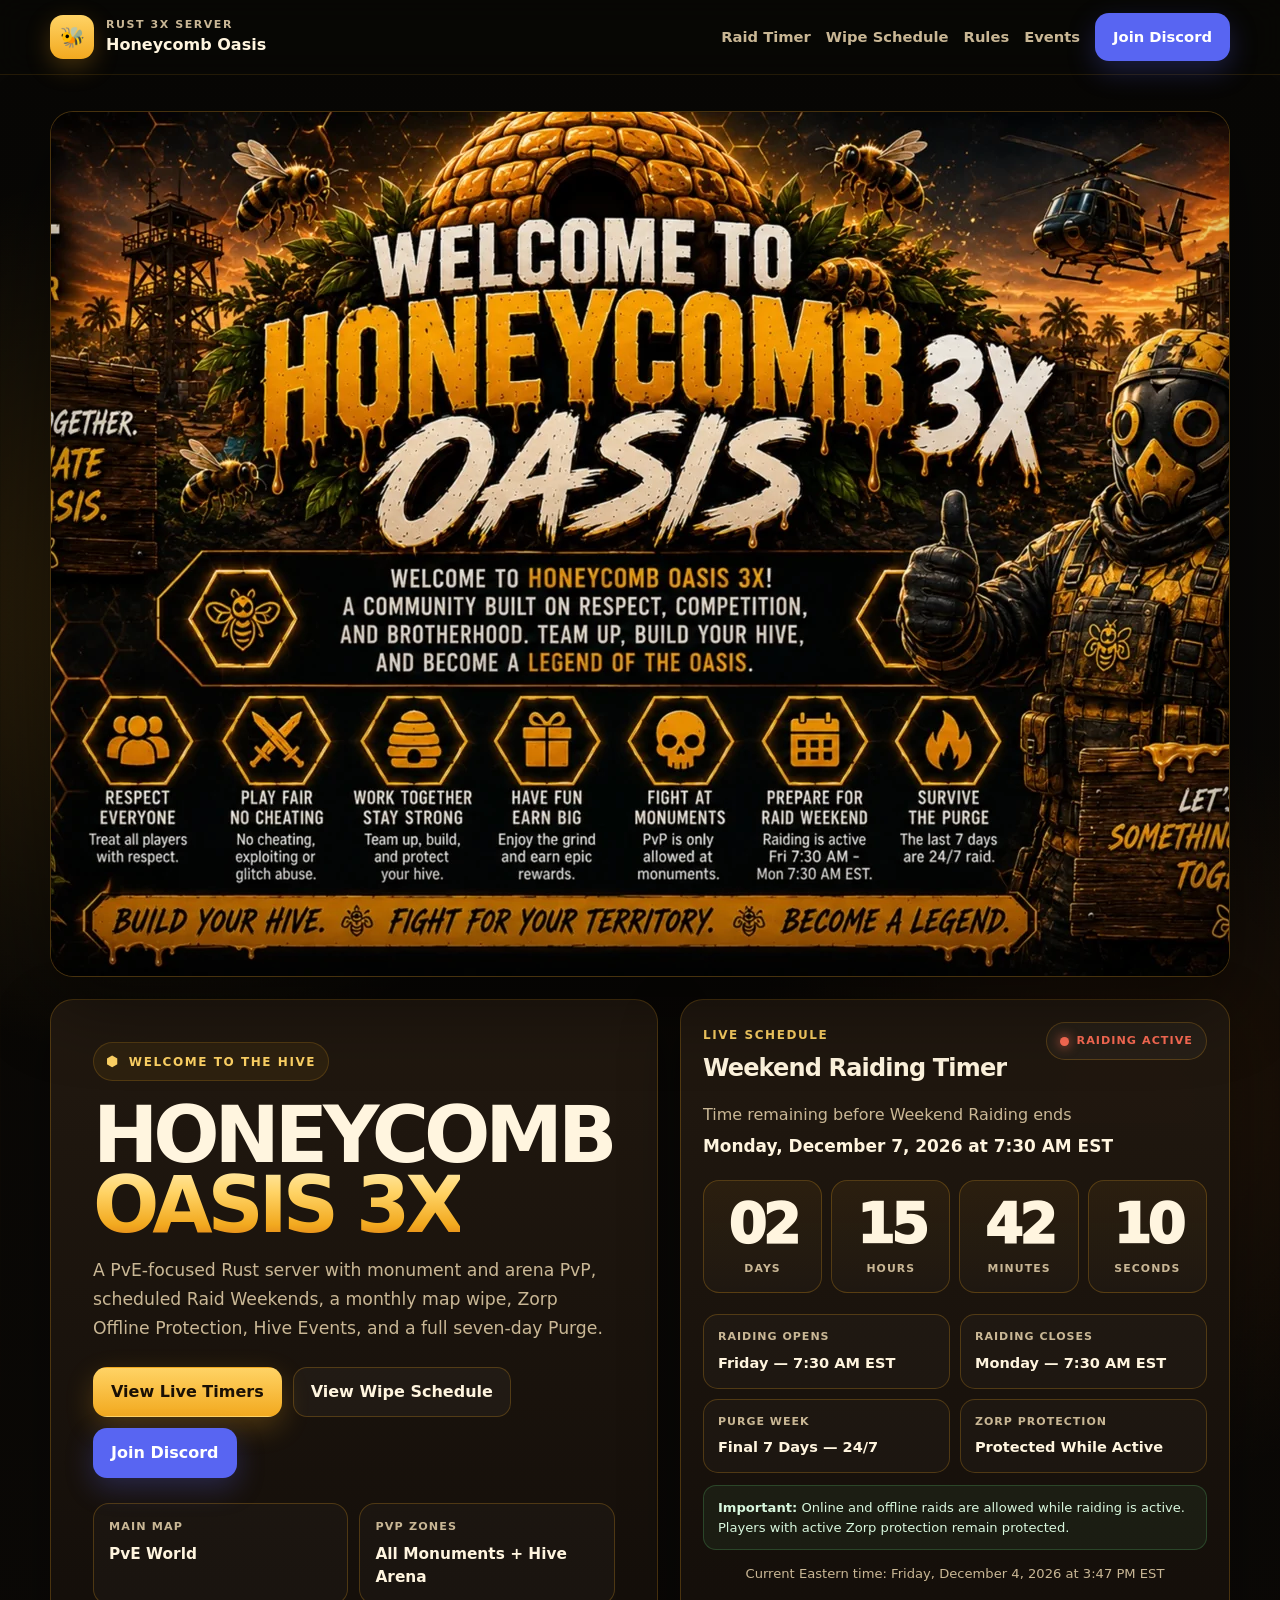
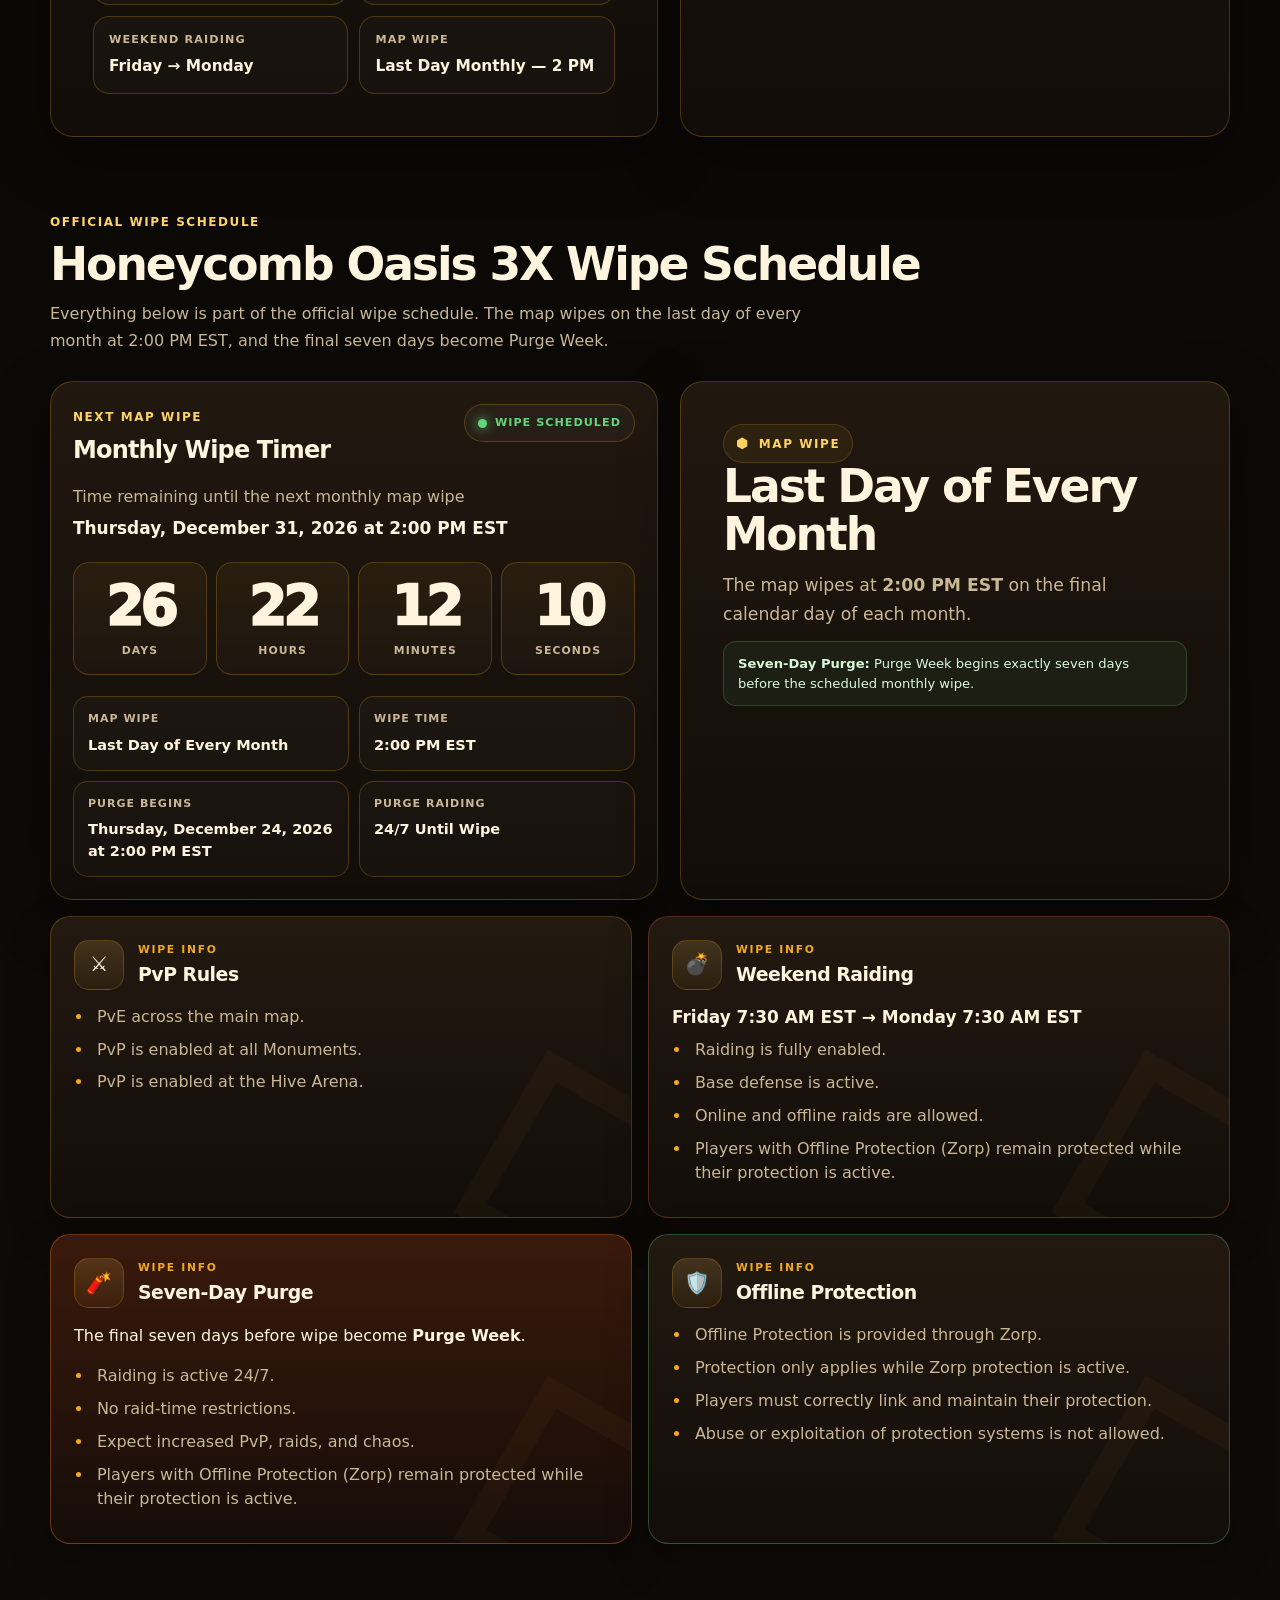
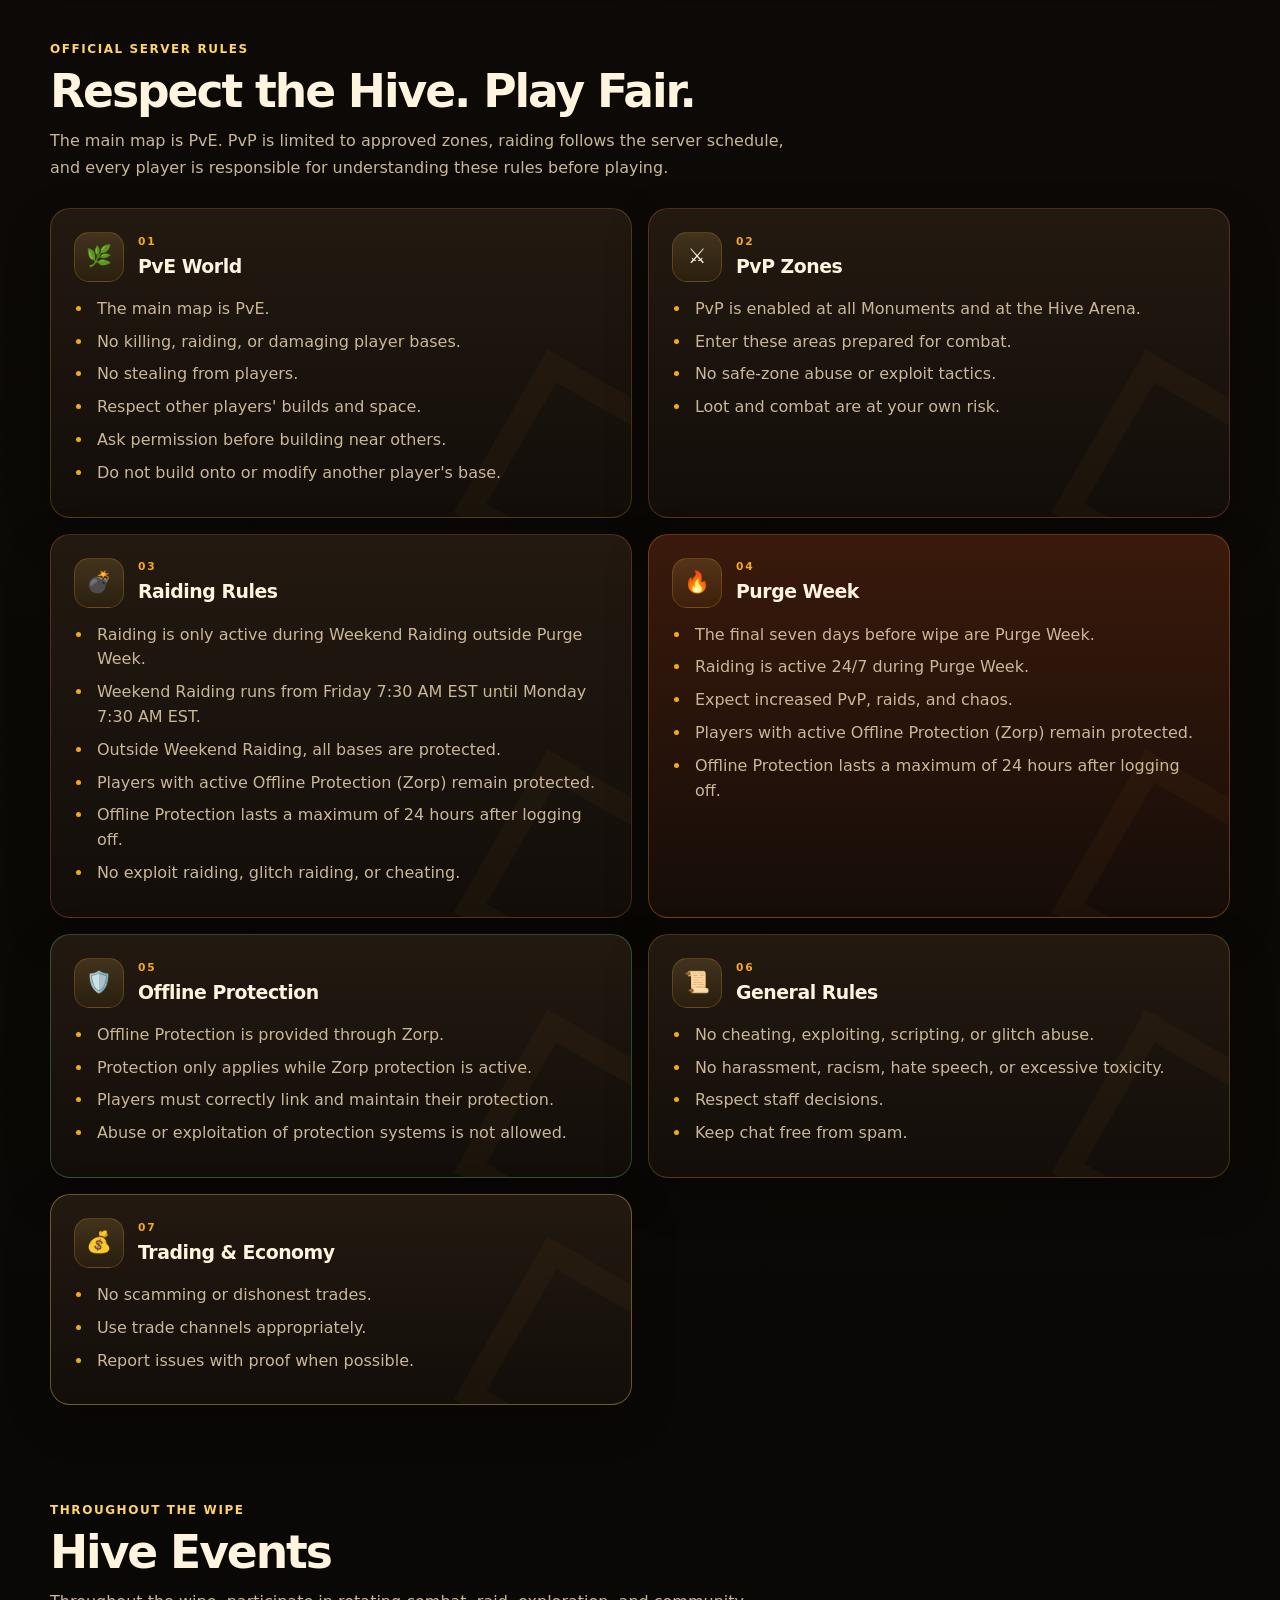
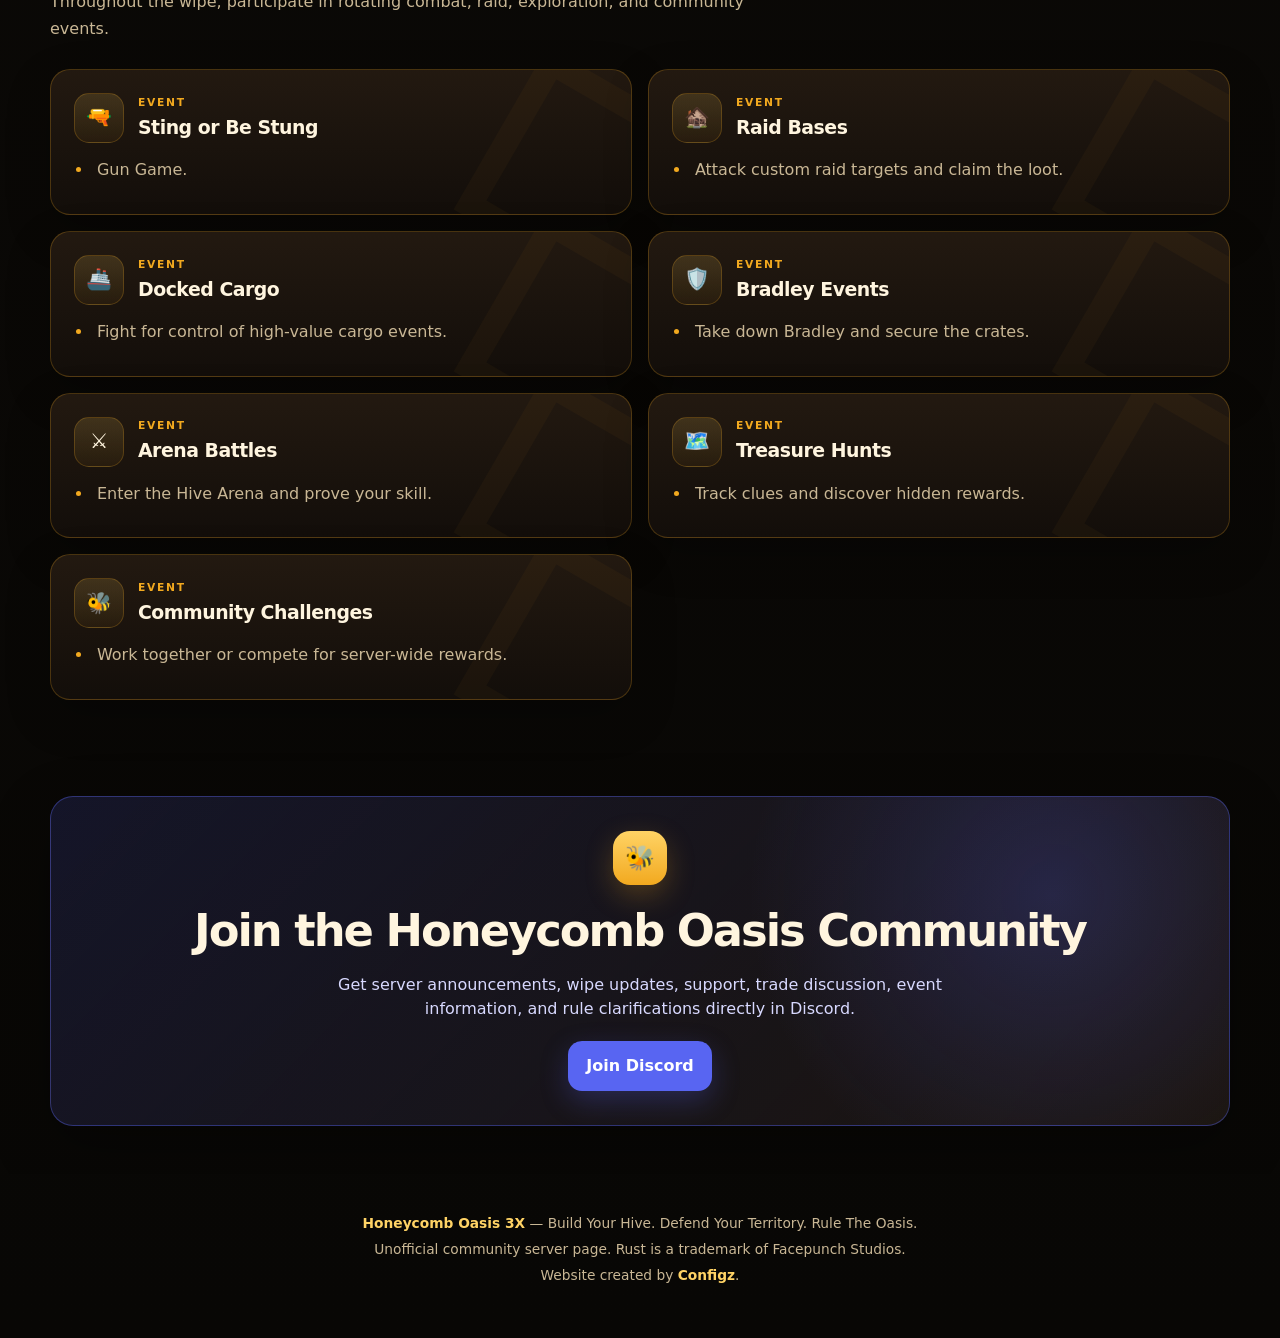
<file: index.html>
<!doctype html>
<html lang="en">
<head>
  <meta charset="utf-8">
  <meta name="viewport" content="width=device-width, initial-scale=1">
  <meta name="theme-color" content="#0b0906">
  <meta name="description" content="Honeycomb Oasis 3X Rust server rules, monthly wipe schedule, live Raid Weekend and wipe countdowns, PvP zones, Purge Week, Hive Events, Offline Protection, and Discord access.">
  <title>Honeycomb Oasis 3X | Wipe Schedule, Rules & Live Timers</title>

  <link rel="icon" href="favicon.ico" sizes="any">
  <link rel="icon" type="image/png" sizes="192x192" href="logo-192.png">
  <link rel="apple-touch-icon" href="logo-192.png">
  <link rel="manifest" href="site.webmanifest">

  <meta property="og:title" content="Honeycomb Oasis 3X">
  <meta property="og:description" content="Monthly wipe schedule, live timers, official rules, Hive Events, Purge Week information, and Discord access.">
  <meta property="og:type" content="website">
  <meta property="og:image" content="poster.webp">
  <meta name="twitter:card" content="summary_large_image">

  <link rel="stylesheet" href="style.css">
</head>

<body>
  <header class="site-header">
    <div class="container nav">
      <a class="brand" href="#top" aria-label="Honeycomb Oasis 3X home">
        <span class="brand-mark" aria-hidden="true">🐝</span>
        <span class="brand-copy">
          <small>Rust 3X Server</small>
          <strong>Honeycomb Oasis</strong>
        </span>
      </a>

      <nav class="nav-links" aria-label="Main navigation">
        <a href="#timer">Raid Timer</a>
        <a href="#schedule">Wipe Schedule</a>
        <a href="#rules">Rules</a>
        <a href="#events">Events</a>
        <a class="discord-button" href="https://discord.gg/hqzcxeZHY" target="_blank" rel="noopener noreferrer" aria-label="Join the Honeycomb Oasis Discord server">
          <span>Join Discord</span>
        </a>
      </nav>
    </div>
  </header>

  <main id="top">
    <section class="hero" aria-labelledby="page-title">
      <div class="container">
        <figure class="poster">
          <img src="poster.webp" alt="Honeycomb Oasis 3X Rust server poster" width="1536" height="864">
        </figure>

        <div class="hero-grid">
          <article class="panel intro-panel">
            <span class="eyebrow">Welcome to the Hive</span>
            <h1 id="page-title">HONEYCOMB <span class="gold-text">OASIS 3X</span></h1>
            <p class="lead">A PvE-focused Rust server with Monument and Hive Arena PvP, scheduled Weekend Raiding, a monthly map wipe, Zorp Offline Protection, Hive Events, and a full seven-day Purge.</p>

            <div class="actions">
              <a class="primary-button" href="#timer">View Live Timers</a>
              <a class="secondary-button" href="#schedule">View Wipe Schedule</a>
              <a class="discord-button" href="https://discord.gg/hqzcxeZHY" target="_blank" rel="noopener noreferrer">
                <span>Join Discord</span>
              </a>
            </div>

            <div class="quick-stats" aria-label="Server highlights">
              <div class="stat"><span>Main Map</span><strong>PvE World</strong></div>
              <div class="stat"><span>PvP Zones</span><strong>All Monuments + Hive Arena</strong></div>
              <div class="stat"><span>Weekend Raiding</span><strong>Friday → Monday</strong></div>
              <div class="stat"><span>Map Wipe</span><strong>Last Day Monthly — 2 PM</strong></div>
            </div>
          </article>

          <aside class="panel timer-panel" id="timer" aria-labelledby="timer-title">
            <div class="timer-header">
              <div>
                <span class="panel-kicker">Live Schedule</span>
                <h2 id="timer-title">Weekend Raiding Timer</h2>
              </div>
              <div id="status" class="status closed" role="status" aria-live="polite">Checking</div>
            </div>

            <p id="timer-copy" class="timer-copy">Calculating the next Weekend Raiding period...</p>
            <p id="target" class="target">Friday at 7:30 AM EST</p>

            <div class="countdown" aria-label="Countdown to the next raiding schedule change">
              <div class="time-unit"><span id="days" class="time-number">00</span><span class="time-label">Days</span></div>
              <div class="time-unit"><span id="hours" class="time-number">00</span><span class="time-label">Hours</span></div>
              <div class="time-unit"><span id="minutes" class="time-number">00</span><span class="time-label">Minutes</span></div>
              <div class="time-unit"><span id="seconds" class="time-number">00</span><span class="time-label">Seconds</span></div>
            </div>

            <div class="schedule-grid">
              <div class="schedule-card"><span>Raiding Opens</span><strong>Friday — 7:30 AM EST</strong></div>
              <div class="schedule-card"><span>Raiding Closes</span><strong>Monday — 7:30 AM EST</strong></div>
              <div class="schedule-card"><span>Purge Week</span><strong>Final 7 Days — 24/7</strong></div>
              <div class="schedule-card"><span>Zorp Protection</span><strong>Protected While Active</strong></div>
            </div>

            <div class="timer-note"><strong>Important:</strong> Online and offline raids are allowed while raiding is active. Players with active Zorp protection remain protected.</div>
            <p id="current-time" class="current-time">Current Eastern time: loading...</p>

            <noscript>JavaScript is required for the live countdown. Weekend Raiding runs Friday at 7:30 AM EST through Monday at 7:30 AM EST.</noscript>
          </aside>
        </div>
      </div>
    </section>

    <section class="section" id="schedule" aria-labelledby="schedule-title">
      <div class="container">
        <span class="section-label">Official Wipe Schedule</span>
        <h2 class="section-heading" id="schedule-title">Honeycomb Oasis 3X Wipe Schedule</h2>
        <p class="section-copy">Everything below is part of the official wipe schedule. The map wipes on the last day of every month at 2:00 PM EST, and the final seven days become Purge Week.</p>

        <div class="hero-grid">
          <article class="panel timer-panel" aria-labelledby="wipe-title">
            <div class="timer-header">
              <div>
                <span class="panel-kicker">Next Map Wipe</span>
                <h2 id="wipe-title">Monthly Wipe Timer</h2>
              </div>
              <div id="wipe-status" class="status closed" role="status" aria-live="polite">Checking</div>
            </div>

            <p id="wipe-copy" class="timer-copy">Calculating the next map wipe...</p>
            <p id="wipe-target" class="target">Last day of the month at 2:00 PM EST</p>

            <div class="countdown" aria-label="Countdown to the next map wipe">
              <div class="time-unit"><span id="wipe-days" class="time-number">00</span><span class="time-label">Days</span></div>
              <div class="time-unit"><span id="wipe-hours" class="time-number">00</span><span class="time-label">Hours</span></div>
              <div class="time-unit"><span id="wipe-minutes" class="time-number">00</span><span class="time-label">Minutes</span></div>
              <div class="time-unit"><span id="wipe-seconds" class="time-number">00</span><span class="time-label">Seconds</span></div>
            </div>

            <div class="schedule-grid">
              <div class="schedule-card"><span>Map Wipe</span><strong>Last Day of Every Month</strong></div>
              <div class="schedule-card"><span>Wipe Time</span><strong>2:00 PM EST</strong></div>
              <div class="schedule-card"><span>Purge Begins</span><strong id="purge-target">Seven Days Before Wipe</strong></div>
              <div class="schedule-card"><span>Purge Raiding</span><strong>24/7 Until Wipe</strong></div>
            </div>
          </article>

          <article class="panel intro-panel">
            <span class="eyebrow">Map Wipe</span>
            <h2 class="section-heading">Last Day of Every Month</h2>
            <p class="lead">The map wipes at <strong>2:00 PM EST</strong> on the final calendar day of each month.</p>
            <div class="timer-note"><strong>Seven-Day Purge:</strong> Purge Week begins exactly seven days before the scheduled monthly wipe.</div>
          </article>
        </div>

        <div class="rule-grid" style="margin-top: 16px;">
          <article class="rule-card">
            <div class="rule-heading"><span class="rule-icon" aria-hidden="true">⚔️</span><div><span class="rule-number">WIPE INFO</span><h3>PvP Rules</h3></div></div>
            <ul>
              <li>PvE across the main map.</li>
              <li>PvP is enabled at all Monuments.</li>
              <li>PvP is enabled at the Hive Arena.</li>
            </ul>
          </article>

          <article class="rule-card danger-card">
            <div class="rule-heading"><span class="rule-icon" aria-hidden="true">💣</span><div><span class="rule-number">WIPE INFO</span><h3>Weekend Raiding</h3></div></div>
            <p class="target">Friday 7:30 AM EST → Monday 7:30 AM EST</p>
            <ul>
              <li>Raiding is fully enabled.</li>
              <li>Base defense is active.</li>
              <li>Online and offline raids are allowed.</li>
              <li>Players with Offline Protection (Zorp) remain protected while their protection is active.</li>
            </ul>
          </article>

          <article class="rule-card purge-card" id="purge">
            <div class="rule-heading"><span class="rule-icon" aria-hidden="true">🧨</span><div><span class="rule-number">WIPE INFO</span><h3>Seven-Day Purge</h3></div></div>
            <p>The final seven days before wipe become <strong>Purge Week</strong>.</p>
            <ul>
              <li>Raiding is active 24/7.</li>
              <li>No raid-time restrictions.</li>
              <li>Expect increased PvP, raids, and chaos.</li>
              <li>Players with Offline Protection (Zorp) remain protected while their protection is active.</li>
            </ul>
          </article>

          <article class="rule-card protection-card">
            <div class="rule-heading"><span class="rule-icon" aria-hidden="true">🛡️</span><div><span class="rule-number">WIPE INFO</span><h3>Offline Protection</h3></div></div>
            <ul>
              <li>Offline Protection is provided through Zorp.</li>
              <li>Players must correctly link and maintain their protection.</li>
              <li>Protection only applies while Zorp protection is active.</li>
              <li>Abuse or exploitation of protection systems is not allowed.</li>
            </ul>
          </article>
        </div>
      </div>
    </section>

    <section class="section rule-section" id="rules" aria-labelledby="rules-title">
      <div class="container">
        <span class="section-label">Official Server Rules</span>
        <h2 class="section-heading" id="rules-title">Respect the Hive. Play Fair.</h2>
        <p class="section-copy">The main map is PvE. PvP is limited to approved zones, raiding follows the server schedule, and every player is responsible for understanding these rules before playing.</p>

        <div class="rule-grid">
          <article class="rule-card">
            <div class="rule-heading"><span class="rule-icon" aria-hidden="true">🌿</span><div><span class="rule-number">01</span><h3>PvE World</h3></div></div>
            <ul>
              <li>The main map is PvE.</li>
              <li>No killing, raiding, or damaging player bases.</li>
              <li>No stealing from players.</li>
              <li>Respect other players' builds and space.</li>
              <li>Ask permission before building near others.</li>
              <li>Do not build onto or modify another player's base.</li>
            </ul>
          </article>

          <article class="rule-card danger-card">
            <div class="rule-heading"><span class="rule-icon" aria-hidden="true">⚔️</span><div><span class="rule-number">02</span><h3>PvP Zones</h3></div></div>
            <ul>
              <li>PvP is enabled at all Monuments and at the Hive Arena.</li>
              <li>Enter these areas prepared for combat.</li>
              <li>No safe-zone abuse or exploit tactics.</li>
              <li>Loot and combat are at your own risk.</li>
            </ul>
          </article>

          <article class="rule-card danger-card">
            <div class="rule-heading"><span class="rule-icon" aria-hidden="true">💣</span><div><span class="rule-number">03</span><h3>Raiding Rules</h3></div></div>
            <ul>
              <li>Raiding is only active during Weekend Raiding outside Purge Week.</li>
              <li>Weekend Raiding runs from Friday 7:30 AM EST until Monday 7:30 AM EST.</li>
              <li>Outside Weekend Raiding, all bases are protected.</li>
              <li>Players with active Offline Protection (Zorp) remain protected.</li>
              <li>Offline Protection lasts a maximum of 24 hours after logging off.</li>
              <li>No exploit raiding, glitch raiding, or cheating.</li>
            </ul>
          </article>

          <article class="rule-card purge-card">
            <div class="rule-heading"><span class="rule-icon" aria-hidden="true">🔥</span><div><span class="rule-number">04</span><h3>Purge Week</h3></div></div>
            <ul>
              <li>The final seven days before wipe are Purge Week.</li>
              <li>Raiding is active 24/7 during Purge Week.</li>
              <li>Expect increased PvP, raids, and chaos.</li>
              <li>Players with active Offline Protection (Zorp) remain protected.</li>
              <li>Offline Protection lasts a maximum of 24 hours after logging off.</li>
            </ul>
          </article>

          <article class="rule-card protection-card">
            <div class="rule-heading"><span class="rule-icon" aria-hidden="true">🛡️</span><div><span class="rule-number">05</span><h3>Offline Protection</h3></div></div>
            <ul>
              <li>Offline Protection is provided through Zorp.</li>
              <li>Protection only applies while Zorp protection is active.</li>
              <li>Players must correctly link and maintain their protection.</li>
              <li>Abuse or exploitation of protection systems is not allowed.</li>
            </ul>
          </article>

          <article class="rule-card">
            <div class="rule-heading"><span class="rule-icon" aria-hidden="true">📜</span><div><span class="rule-number">06</span><h3>General Rules</h3></div></div>
            <ul>
              <li>No cheating, exploiting, scripting, or glitch abuse.</li>
              <li>No harassment, racism, hate speech, or excessive toxicity.</li>
              <li>Respect staff decisions.</li>
              <li>Keep chat free from spam.</li>
            </ul>
          </article>

          <article class="rule-card economy-card">
            <div class="rule-heading"><span class="rule-icon" aria-hidden="true">💰</span><div><span class="rule-number">07</span><h3>Trading &amp; Economy</h3></div></div>
            <ul>
              <li>No scamming or dishonest trades.</li>
              <li>Use trade channels appropriately.</li>
              <li>Report issues with proof when possible.</li>
            </ul>
          </article>
        </div>
      </div>
    </section>

    <section class="section" id="events" aria-labelledby="events-title">
      <div class="container">
        <span class="section-label">Throughout the Wipe</span>
        <h2 class="section-heading" id="events-title">Hive Events</h2>
        <p class="section-copy">Throughout the wipe, participate in rotating combat, raid, exploration, and community events.</p>

        <div class="rule-grid">
          <article class="rule-card"><div class="rule-heading"><span class="rule-icon" aria-hidden="true">🔫</span><div><span class="rule-number">EVENT</span><h3>Sting or Be Stung</h3></div></div><ul><li>Gun Game.</li></ul></article>
          <article class="rule-card"><div class="rule-heading"><span class="rule-icon" aria-hidden="true">🏚️</span><div><span class="rule-number">EVENT</span><h3>Raid Bases</h3></div></div><ul><li>Attack custom raid targets and claim the loot.</li></ul></article>
          <article class="rule-card"><div class="rule-heading"><span class="rule-icon" aria-hidden="true">🚢</span><div><span class="rule-number">EVENT</span><h3>Docked Cargo</h3></div></div><ul><li>Fight for control of high-value cargo events.</li></ul></article>
          <article class="rule-card"><div class="rule-heading"><span class="rule-icon" aria-hidden="true">🛡️</span><div><span class="rule-number">EVENT</span><h3>Bradley Events</h3></div></div><ul><li>Take down Bradley and secure the crates.</li></ul></article>
          <article class="rule-card"><div class="rule-heading"><span class="rule-icon" aria-hidden="true">⚔️</span><div><span class="rule-number">EVENT</span><h3>Arena Battles</h3></div></div><ul><li>Enter the Hive Arena and prove your skill.</li></ul></article>
          <article class="rule-card"><div class="rule-heading"><span class="rule-icon" aria-hidden="true">🗺️</span><div><span class="rule-number">EVENT</span><h3>Treasure Hunts</h3></div></div><ul><li>Track clues and discover hidden rewards.</li></ul></article>
          <article class="rule-card"><div class="rule-heading"><span class="rule-icon" aria-hidden="true">🐝</span><div><span class="rule-number">EVENT</span><h3>Community Challenges</h3></div></div><ul><li>Work together or compete for server-wide rewards.</li></ul></article>
        </div>
      </div>
    </section>

    <section class="section" aria-labelledby="community-title">
      <div class="container">
        <div class="community">
          <span class="community-mark" aria-hidden="true">🐝</span>
          <h2 id="community-title">Join the Honeycomb Oasis Community</h2>
          <p>Get server announcements, wipe updates, support, trade discussion, event information, and rule clarifications directly in Discord.</p>
          <a class="discord-button" href="https://discord.gg/hqzcxeZHY" target="_blank" rel="noopener noreferrer">
            <span>Join Discord</span>
          </a>
        </div>
      </div>
    </section>
  </main>

  <footer class="footer">
    <div class="container">
      <p><strong>Honeycomb Oasis 3X</strong> — Build Your Hive. Defend Your Territory. Rule The Oasis.</p>
      <p>Unofficial community server page. Rust is a trademark of Facepunch Studios.</p>
      <p>Website created by <strong>Configz</strong>.</p>
    </div>
  </footer>

  <script src="timer.js" defer></script>
</body>
</html>
</file>
<file: style.css>
:root {
  color-scheme: dark;
  --background: #080705;
  --surface: #15100b;
  --surface-soft: #1d160f;
  --surface-raised: #251b11;
  --text: #fff5df;
  --muted: #c9b795;
  --gold: #f2a91f;
  --gold-light: #ffd365;
  --orange: #d66a13;
  --green: #64d57d;
  --red: #ff6d55;
  --blue: #75a7ff;
  --discord: #5865f2;
  --line: rgba(242, 169, 31, 0.24);
  --focus: #fff3bb;
  --shadow: rgba(0, 0, 0, 0.46);
  --max-width: 1180px;
}

* {
  box-sizing: border-box;
}

html {
  scroll-behavior: smooth;
  background: var(--background);
}

body {
  margin: 0;
  min-width: 320px;
  font-family: Inter, ui-sans-serif, system-ui, -apple-system, BlinkMacSystemFont, "Segoe UI", sans-serif;
  color: var(--text);
  background:
    radial-gradient(circle at 12% 10%, rgba(242, 169, 31, 0.16), transparent 28rem),
    radial-gradient(circle at 88% 18%, rgba(214, 106, 19, 0.11), transparent 24rem),
    linear-gradient(180deg, #080705, #0d0a07 46%, #080705);
  line-height: 1.5;
}

img {
  display: block;
  max-width: 100%;
}

a {
  color: inherit;
  text-decoration: none;
}

button,
a {
  -webkit-tap-highlight-color: transparent;
}

:focus-visible {
  outline: 3px solid var(--focus);
  outline-offset: 4px;
}

.container {
  width: min(var(--max-width), calc(100% - 32px));
  margin-inline: auto;
}

.site-header {
  position: sticky;
  top: 0;
  z-index: 50;
  border-bottom: 1px solid rgba(242, 169, 31, 0.12);
  background: rgba(8, 7, 5, 0.86);
  -webkit-backdrop-filter: blur(14px);
  backdrop-filter: blur(14px);
}

.nav {
  min-height: 74px;
  display: flex;
  align-items: center;
  justify-content: space-between;
  gap: 20px;
}

.brand {
  display: inline-flex;
  align-items: center;
  gap: 12px;
  min-width: 0;
}

.brand-mark {
  width: 44px;
  height: 44px;
  flex: 0 0 auto;
  display: grid;
  place-items: center;
  border-radius: 13px;
  color: #170e05;
  background: linear-gradient(180deg, var(--gold-light), var(--gold));
  box-shadow: 0 8px 24px rgba(242, 169, 31, 0.25);
  font-size: 1.25rem;
}

.brand-copy {
  min-width: 0;
}

.brand-copy small,
.brand-copy strong {
  display: block;
}

.brand-copy small {
  color: var(--muted);
  font-size: 0.69rem;
  font-weight: 850;
  letter-spacing: 0.14em;
  text-transform: uppercase;
}

.brand-copy strong {
  overflow: hidden;
  text-overflow: ellipsis;
  white-space: nowrap;
  font-size: 1rem;
}

.nav-links {
  display: flex;
  align-items: center;
  justify-content: flex-end;
  gap: 15px;
  color: var(--muted);
  font-size: 0.92rem;
  font-weight: 750;
}

.nav-links a:not(.discord-button):hover {
  color: var(--gold-light);
}

.discord-button,
.primary-button,
.secondary-button {
  display: inline-flex;
  align-items: center;
  justify-content: center;
  gap: 10px;
  min-height: 46px;
  padding: 12px 17px;
  border: 1px solid transparent;
  border-radius: 14px;
  font-weight: 850;
  transition: transform 0.18s ease, filter 0.18s ease, border-color 0.18s ease;
}

.discord-button {
  color: #fff;
  background: var(--discord);
  box-shadow: 0 10px 28px rgba(88, 101, 242, 0.26);
}

.discord-icon {
  width: 21px;
  height: 21px;
  display: inline-grid;
  place-items: center;
  border: 2px solid currentColor;
  border-radius: 8px;
  font-size: 0;
}

.discord-icon::before,
.discord-icon::after {
  content: "";
  width: 3px;
  height: 3px;
  border-radius: 50%;
  background: currentColor;
}

.discord-icon::before {
  transform: translate(-3px, 2px);
}

.discord-icon::after {
  transform: translate(3px, -1px);
}

.primary-button {
  color: #1a1005;
  background: linear-gradient(180deg, var(--gold-light), var(--gold));
  box-shadow: 0 10px 28px rgba(242, 169, 31, 0.24);
}

.secondary-button {
  border-color: var(--line);
  background: rgba(255, 255, 255, 0.035);
}

.discord-button:hover,
.primary-button:hover,
.secondary-button:hover {
  transform: translateY(-2px);
  filter: brightness(1.05);
}

main {
  overflow: hidden;
}

.hero {
  padding: 36px 0 28px;
}

.poster {
  position: relative;
  overflow: hidden;
  margin: 0;
  border: 1px solid var(--line);
  border-radius: 23px;
  background: #110d09;
  box-shadow: 0 26px 80px var(--shadow);
}

.poster img {
  width: 100%;
  aspect-ratio: 16 / 9;
  object-fit: cover;
}

.poster::after {
  content: "";
  position: absolute;
  inset: 0;
  pointer-events: none;
  box-shadow: inset 0 -70px 90px rgba(0, 0, 0, 0.27);
}

.hero-grid {
  display: grid;
  grid-template-columns: minmax(0, 1.05fr) minmax(380px, 0.95fr);
  gap: 22px;
  margin-top: 22px;
}

.panel {
  border: 1px solid var(--line);
  border-radius: 23px;
  background: linear-gradient(180deg, rgba(34, 25, 16, 0.97), rgba(18, 13, 9, 0.98));
  box-shadow: 0 20px 58px rgba(0, 0, 0, 0.35);
}

.intro-panel {
  padding: clamp(25px, 4vw, 42px);
}

.eyebrow,
.section-label,
.panel-kicker {
  color: var(--gold-light);
  font-size: 0.75rem;
  font-weight: 900;
  letter-spacing: 0.13em;
  text-transform: uppercase;
}

.eyebrow {
  display: inline-flex;
  align-items: center;
  gap: 9px;
  padding: 8px 12px;
  border: 1px solid rgba(242, 169, 31, 0.18);
  border-radius: 999px;
  background: rgba(242, 169, 31, 0.07);
}

.eyebrow::before {
  content: "⬢";
  font-size: 0.88rem;
}

h1 {
  max-width: 12ch;
  margin: 19px 0 15px;
  font-size: clamp(2.45rem, 6.1vw, 5.25rem);
  line-height: 0.9;
  letter-spacing: -0.065em;
}

.gold-text {
  background: linear-gradient(180deg, #fff0bc 0%, var(--gold-light) 36%, var(--gold) 72%, var(--orange) 100%);
  -webkit-background-clip: text;
  background-clip: text;
  color: transparent;
}

.lead {
  max-width: 60ch;
  margin: 0;
  color: var(--muted);
  font-size: clamp(0.98rem, 2vw, 1.08rem);
  line-height: 1.68;
}

.actions {
  display: flex;
  flex-wrap: wrap;
  gap: 11px;
  margin-top: 24px;
}

.quick-stats {
  display: grid;
  grid-template-columns: repeat(2, minmax(0, 1fr));
  gap: 11px;
  margin-top: 25px;
}

.stat {
  padding: 15px;
  border: 1px solid var(--line);
  border-radius: 16px;
  background: rgba(255, 255, 255, 0.025);
}

.stat span,
.stat strong {
  display: block;
}

.stat span {
  margin-bottom: 7px;
  color: var(--muted);
  font-size: 0.7rem;
  font-weight: 850;
  letter-spacing: 0.1em;
  text-transform: uppercase;
}

.stat strong {
  font-size: 0.96rem;
}

.timer-panel {
  padding: 22px;
}

.timer-header {
  display: flex;
  align-items: flex-start;
  justify-content: space-between;
  gap: 14px;
}

.timer-header h2 {
  margin: 4px 0 0;
  font-size: 1.5rem;
  letter-spacing: -0.035em;
}

.status {
  display: inline-flex;
  align-items: center;
  gap: 8px;
  min-height: 38px;
  padding: 8px 13px;
  border: 1px solid var(--line);
  border-radius: 999px;
  background: rgba(255, 255, 255, 0.035);
  font-size: 0.7rem;
  font-weight: 900;
  letter-spacing: 0.09em;
  text-transform: uppercase;
  white-space: nowrap;
}

.status::before {
  content: "";
  width: 9px;
  height: 9px;
  border-radius: 50%;
  background: currentColor;
  box-shadow: 0 0 12px currentColor;
}

.status.open {
  color: var(--red);
}

.status.closed {
  color: var(--green);
}

.timer-copy {
  margin: 17px 0 7px;
  color: var(--muted);
}

.target {
  margin: 0;
  font-size: 1.06rem;
  font-weight: 900;
}

.countdown {
  display: grid;
  grid-template-columns: repeat(4, minmax(0, 1fr));
  gap: 9px;
  margin: 21px 0;
}

.time-unit {
  min-width: 0;
  padding: 17px 7px 15px;
  border: 1px solid var(--line);
  border-radius: 16px;
  text-align: center;
  background: linear-gradient(180deg, rgba(242, 169, 31, 0.065), rgba(255, 255, 255, 0.018));
}

.time-number {
  display: block;
  font-size: clamp(1.9rem, 5vw, 3.4rem);
  font-weight: 950;
  line-height: 1;
  letter-spacing: -0.065em;
  font-variant-numeric: tabular-nums;
}

.time-label {
  display: block;
  margin-top: 8px;
  color: var(--muted);
  font-size: 0.68rem;
  font-weight: 850;
  letter-spacing: 0.1em;
  text-transform: uppercase;
}

.schedule-grid {
  display: grid;
  grid-template-columns: 1fr 1fr;
  gap: 10px;
}

.schedule-card {
  padding: 14px;
  border: 1px solid var(--line);
  border-radius: 15px;
  background: rgba(255, 255, 255, 0.024);
}

.schedule-card span,
.schedule-card strong {
  display: block;
}

.schedule-card span {
  margin-bottom: 6px;
  color: var(--muted);
  font-size: 0.69rem;
  font-weight: 850;
  letter-spacing: 0.09em;
  text-transform: uppercase;
}

.schedule-card strong {
  font-size: 0.91rem;
}

.timer-note {
  margin-top: 12px;
  padding: 12px 14px;
  border: 1px solid rgba(100, 213, 125, 0.22);
  border-radius: 13px;
  color: #d8f8de;
  background: rgba(100, 213, 125, 0.07);
  font-size: 0.82rem;
  line-height: 1.5;
}

.current-time {
  margin: 14px 0 0;
  color: var(--muted);
  font-size: 0.82rem;
  text-align: center;
}

noscript {
  display: block;
  margin-top: 14px;
  padding: 12px 14px;
  border: 1px solid rgba(255, 109, 85, 0.32);
  border-radius: 12px;
  color: #ffd8d0;
  background: rgba(255, 109, 85, 0.08);
}

.section {
  padding: 48px 0;
  scroll-margin-top: 86px;
}

.rule-section {
  position: relative;
}

.section-label {
  display: block;
  margin-bottom: 10px;
}

.section-heading {
  margin: 0 0 12px;
  font-size: clamp(1.8rem, 4.5vw, 2.85rem);
  line-height: 1.05;
  letter-spacing: -0.045em;
}

.section-copy {
  max-width: 74ch;
  margin: 0 0 26px;
  color: var(--muted);
  line-height: 1.68;
}

.rule-grid {
  display: grid;
  grid-template-columns: repeat(2, minmax(0, 1fr));
  gap: 16px;
}

.rule-card {
  position: relative;
  overflow: hidden;
  padding: 23px;
  border: 1px solid var(--line);
  border-radius: 20px;
  background: linear-gradient(180deg, rgba(36, 26, 17, 0.96), rgba(19, 14, 10, 0.98));
  box-shadow: 0 16px 45px rgba(0, 0, 0, 0.24);
}

.rule-card::after {
  content: "";
  position: absolute;
  inset: auto -45px -55px auto;
  width: 140px;
  height: 140px;
  border: 24px solid rgba(242, 169, 31, 0.035);
  transform: rotate(30deg);
}

.rule-card > * {
  position: relative;
  z-index: 1;
}

.rule-card.danger-card {
  border-color: rgba(255, 109, 85, 0.26);
}

.rule-card.purge-card {
  border-color: rgba(214, 106, 19, 0.42);
  background: linear-gradient(180deg, rgba(61, 27, 12, 0.95), rgba(22, 13, 9, 0.98));
}

.rule-card.protection-card {
  border-color: rgba(100, 213, 125, 0.3);
}

.rule-card.economy-card {
  border-color: rgba(255, 211, 101, 0.35);
}

.rule-heading {
  display: flex;
  align-items: center;
  gap: 14px;
  margin-bottom: 15px;
}

.rule-icon {
  width: 50px;
  height: 50px;
  flex: 0 0 auto;
  display: grid;
  place-items: center;
  border: 1px solid rgba(242, 169, 31, 0.23);
  border-radius: 15px;
  background: linear-gradient(180deg, rgba(255, 211, 101, 0.15), rgba(242, 169, 31, 0.06));
  font-size: 1.3rem;
}

.rule-number {
  display: block;
  color: var(--gold);
  font-size: 0.67rem;
  font-weight: 900;
  letter-spacing: 0.16em;
}

.rule-card h3 {
  margin: 2px 0 0;
  font-size: 1.18rem;
  letter-spacing: -0.025em;
}

.rule-card ul {
  margin: 0;
  padding-left: 1.18rem;
  color: var(--muted);
}

.rule-card li {
  padding-left: 0.25rem;
  margin: 8px 0;
  line-height: 1.55;
}

.rule-card li::marker {
  color: var(--gold);
}

.raid-overview {
  display: grid;
  grid-template-columns: minmax(0, 0.9fr) minmax(430px, 1.1fr);
  gap: 28px;
  align-items: start;
}

.raid-timeline {
  padding: 20px;
  border: 1px solid var(--line);
  border-radius: 20px;
  background: linear-gradient(180deg, rgba(36, 26, 17, 0.96), rgba(19, 14, 10, 0.98));
}

.timeline-row {
  display: grid;
  grid-template-columns: 16px 1fr;
  gap: 13px;
  align-items: start;
  padding: 14px 0;
}

.timeline-row + .timeline-row {
  border-top: 1px solid rgba(242, 169, 31, 0.13);
}

.timeline-dot {
  width: 12px;
  height: 12px;
  margin-top: 6px;
  border-radius: 50%;
  box-shadow: 0 0 13px currentColor;
}

.timeline-dot.protected {
  color: var(--green);
  background: currentColor;
}

.timeline-dot.raid {
  color: var(--red);
  background: currentColor;
}

.timeline-dot.purge {
  color: var(--orange);
  background: currentColor;
}

.timeline-row strong {
  display: block;
  margin-bottom: 3px;
}

.timeline-row p {
  margin: 0;
  color: var(--muted);
}

.raid-banner {
  display: grid;
  grid-template-columns: 1fr auto;
  align-items: center;
  gap: 22px;
  margin-top: 22px;
  padding: 24px;
  border: 1px solid var(--line);
  border-radius: 21px;
  background:
    linear-gradient(90deg, rgba(242, 169, 31, 0.17), rgba(214, 106, 19, 0.075)),
    var(--surface);
}

.raid-banner h3 {
  margin: 0 0 6px;
  font-size: 1.28rem;
}

.raid-banner p {
  margin: 0;
  color: var(--muted);
}

.community {
  padding: 34px 28px;
  border: 1px solid rgba(88, 101, 242, 0.4);
  border-radius: 23px;
  background:
    radial-gradient(circle at 85% 30%, rgba(88, 101, 242, 0.22), transparent 19rem),
    linear-gradient(135deg, rgba(88, 101, 242, 0.15), rgba(28, 21, 14, 0.98));
  box-shadow: 0 20px 60px rgba(0, 0, 0, 0.32);
  text-align: center;
}

.community-mark {
  display: inline-grid;
  place-items: center;
  width: 54px;
  height: 54px;
  margin-bottom: 12px;
  border-radius: 17px;
  background: linear-gradient(180deg, var(--gold-light), var(--gold));
  box-shadow: 0 10px 28px rgba(242, 169, 31, 0.25);
  font-size: 1.5rem;
}

.community h2 {
  margin: 0 0 9px;
  font-size: clamp(1.8rem, 5vw, 2.8rem);
  letter-spacing: -0.045em;
}

.community p {
  max-width: 62ch;
  margin: 0 auto 20px;
  color: #d8d9ff;
}

.footer {
  padding: 34px 0 48px;
  color: var(--muted);
  font-size: 0.86rem;
  text-align: center;
}

.footer p {
  margin: 5px 0;
}

.footer strong {
  color: var(--gold-light);
}

@media (max-width: 980px) {
  .hero-grid,
  .raid-overview {
    grid-template-columns: 1fr;
  }

  .timer-panel {
    order: -1;
  }
}

@media (max-width: 760px) {
  .nav {
    min-height: 68px;
  }

  .nav-links a:not(.discord-button) {
    display: none;
  }

  .nav .discord-button {
    padding-inline: 14px;
  }

  .rule-grid {
    grid-template-columns: 1fr;
  }

  .raid-banner {
    grid-template-columns: 1fr;
    text-align: center;
  }
}

@media (max-width: 600px) {
  .container {
    width: min(100% - 22px, var(--max-width));
  }

  .hero {
    padding-top: 18px;
  }

  .poster,
  .panel,
  .community {
    border-radius: 18px;
  }

  .poster img {
    aspect-ratio: 16 / 10;
  }

  .intro-panel,
  .timer-panel {
    padding: 22px 19px;
  }

  h1 {
    font-size: clamp(2.35rem, 15vw, 4rem);
  }

  .quick-stats,
  .schedule-grid {
    grid-template-columns: 1fr;
  }

  .countdown {
    grid-template-columns: repeat(2, minmax(0, 1fr));
  }

  .timer-header {
    flex-direction: column;
  }

  .actions {
    display: grid;
  }

  .primary-button,
  .secondary-button,
  .actions .discord-button {
    width: 100%;
  }

  .nav .discord-button {
    min-width: auto;
    padding-inline: 13px;
    font-size: 0.82rem;
  }

  .rule-card {
    padding: 20px 18px;
  }

  .raid-overview {
    gap: 8px;
  }
}

@media (prefers-reduced-motion: reduce) {
  html {
    scroll-behavior: auto;
  }

  *,
  *::before,
  *::after {
    transition-duration: 0.01ms !important;
    animation-duration: 0.01ms !important;
    animation-iteration-count: 1 !important;
  }
}

/* Keep the standalone 404 heading centered instead of using the hero heading width. */
.community h1 {
  max-width: none;
  margin: 0 0 9px;
  font-size: clamp(2rem, 6vw, 3.4rem);
  line-height: 1;
  letter-spacing: -0.045em;
}
</file>
